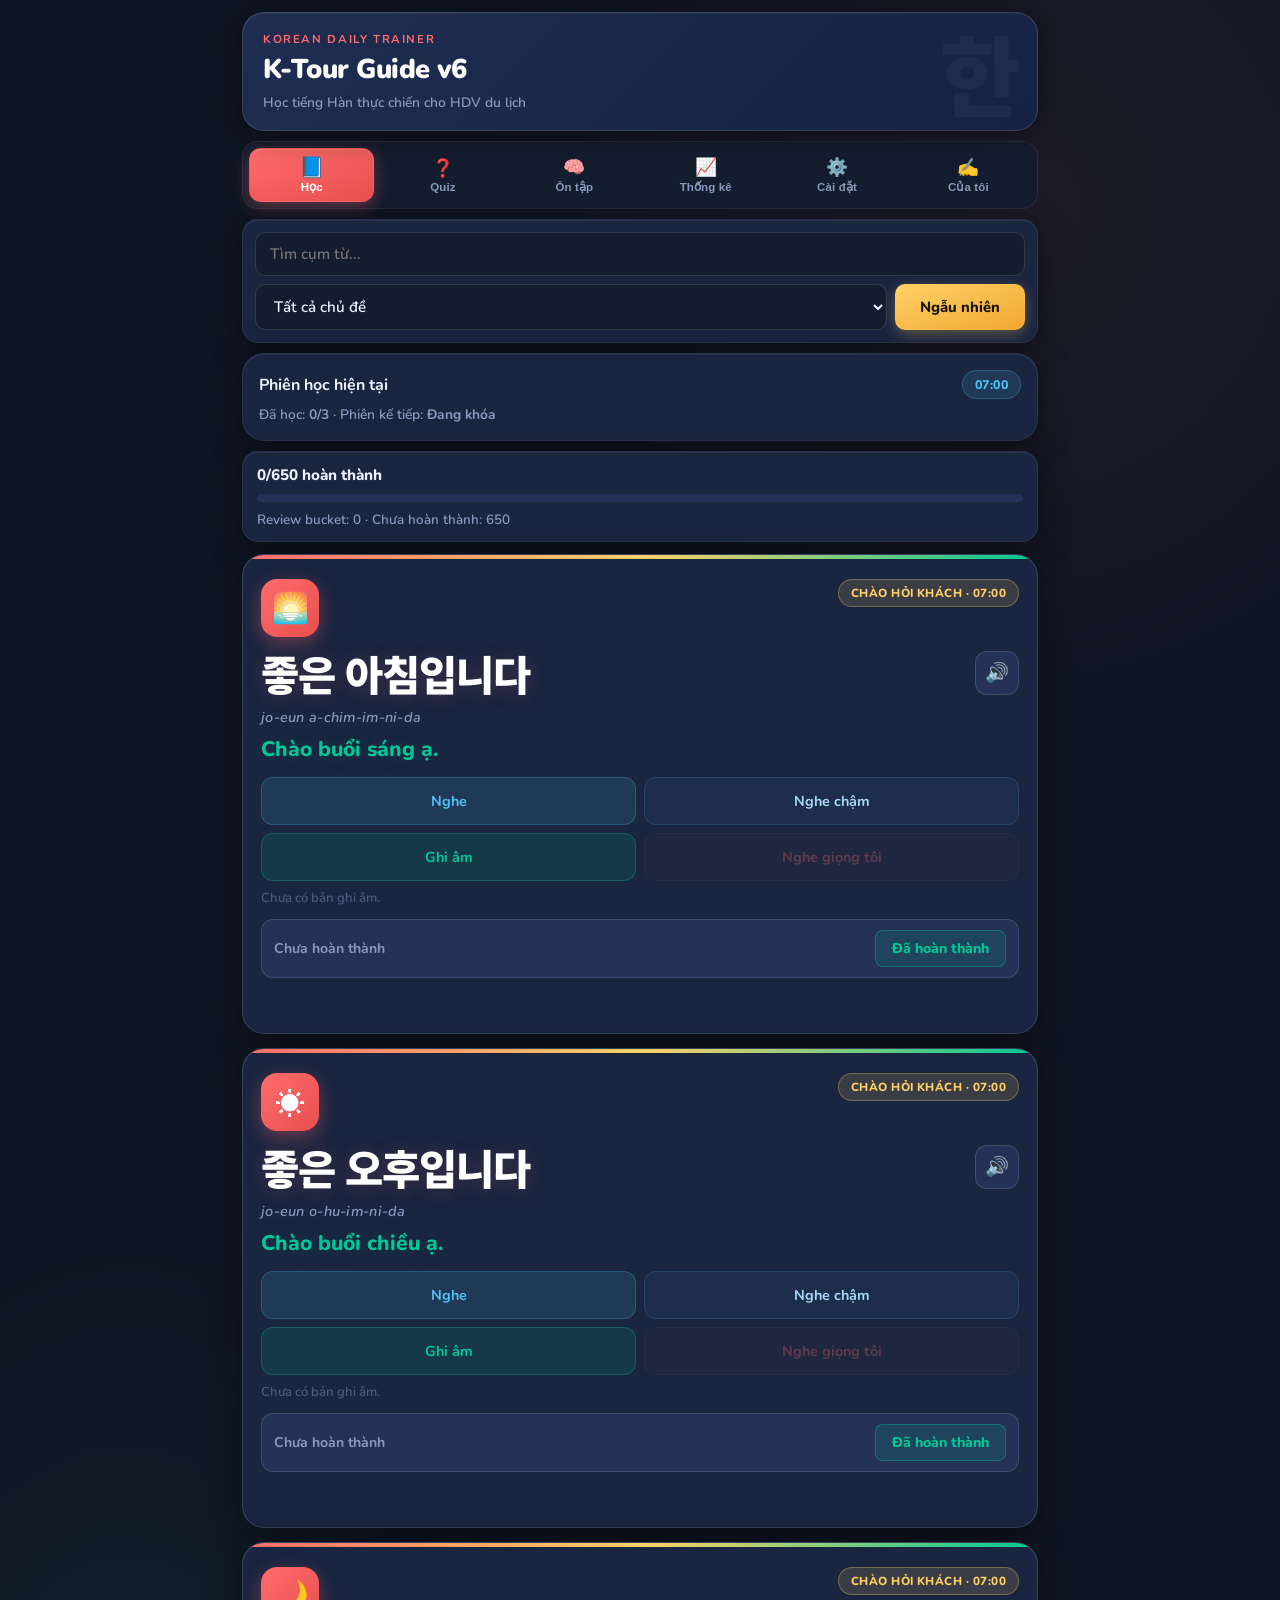
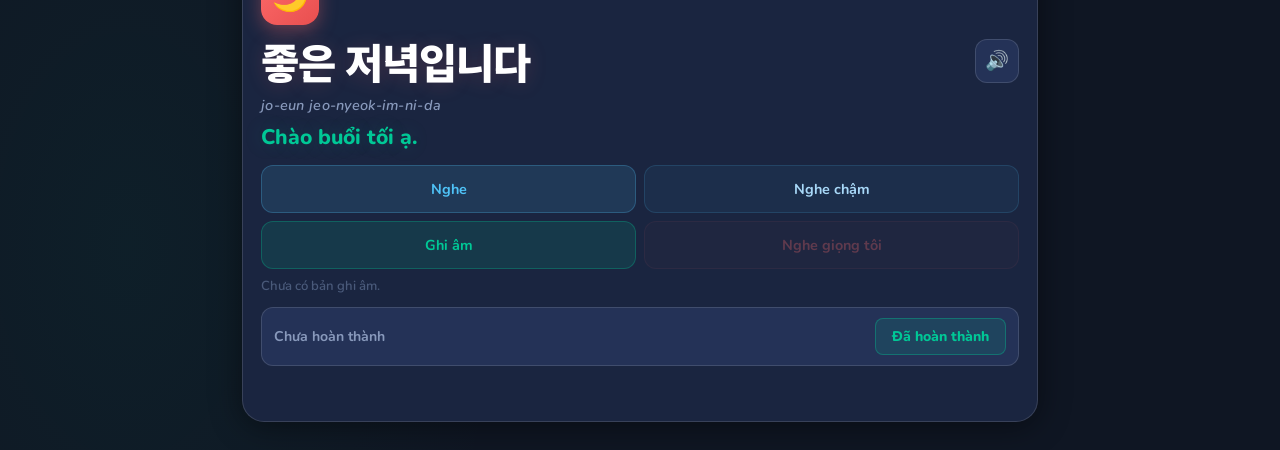
<file: index.html>
<!DOCTYPE html>
<html lang="vi">
<head>
  <meta charset="UTF-8">
  <meta name="viewport" content="width=device-width, initial-scale=1, viewport-fit=cover">
  <title>K-Tour Guide v6</title>
  <link rel="manifest" href="manifest.json">
  <link rel="stylesheet" href="styles.css">
</head>
<body>
  <main class="app">
    <header class="app-header">
      <p class="eyebrow">Korean Daily Trainer</p>
      <h1>K-Tour Guide v6</h1>
      <p>Học tiếng Hàn thực chiến cho HDV du lịch</p>
    </header>

    <nav class="top-nav">
      <button class="nav-tab active" data-view="learn"><span class="nav-icon">📘</span><span>Học</span></button>
      <button class="nav-tab" data-view="quiz"><span class="nav-icon">❓</span><span>Quiz</span></button>
      <button class="nav-tab" data-view="review"><span class="nav-icon">🧠</span><span>Ôn tập</span></button>
      <button class="nav-tab" data-view="stats"><span class="nav-icon">📈</span><span>Thống kê</span></button>
      <button class="nav-tab" data-view="settings"><span class="nav-icon">⚙️</span><span>Cài đặt</span></button>
      <button class="nav-tab" data-view="mytab"><span class="nav-icon">✍️</span><span>Của tôi</span></button>
    </nav>

    <section id="controlPanel" class="controls">
      <input id="searchInput" type="search" placeholder="Tìm cụm từ...">
      <div class="control-row">
        <select id="topicFilter"></select>
        <button id="randomBtn">Ngẫu nhiên</button>
      </div>
    </section>

    <section id="sessionPanel" class="session-panel"></section>

    <section id="progressPanel" class="progress">
      <strong id="progressText">0/0 đã học</strong>
      <div class="track"><div id="progressBar"></div></div>
      <p id="statsText">Yêu thích: 0 · Khó: 0</p>
    </section>

    <section id="viewRoot"></section>

    <template id="flashcardTemplate">
      <article class="FlashcardSentence">
        <div class="card-inner">
          <section class="FlashcardFront">
            <div class="front-head">
              <div class="SemanticImage" data-image>🧭</div>
              <span class="topic-chip" data-topic></span>
            </div>
            <div class="korean-row">
              <p class="korean" data-korean></p>
              <button class="AudioButton" data-front-audio>🔊</button>
            </div>
            <p class="roman" data-roman></p>
            <p class="vietnamese" data-vietnamese></p>

            <div class="FrontPracticePanel">
              <button data-action="listen">Nghe</button>
              <button data-action="listenSlow">Nghe chậm</button>
              <button data-action="record">Ghi âm</button>
              <button data-action="selfPlay">Nghe giọng tôi</button>
            </div>
            <p class="record-status" data-record-status>Chưa có bản ghi âm.</p>

            <div class="CompletionToggle">
              <span data-completion-label>Chưa hoàn thành</span>
              <button data-action="complete">Đã hoàn thành</button>
            </div>

          </section>

          <section class="FlashcardBack">
            <div class="back-top">
              <strong data-korean-back></strong>
              <button class="flip-btn" data-unflip>Quay lại</button>
            </div>
            <div class="tab-body" data-panel="analysis">
              <div class="AnalysisList" data-analysis></div>
              <div class="brief"><b>Nghĩa tự nhiên:</b> <span data-natural></span></div>
            </div>
          </section>
        </div>
      </article>
    </template>

    <template id="quizTemplate">
      <article class="QuizCard">
        <p class="quiz-title">Nghe và chọn nghĩa đúng</p>
        <div class="korean-row">
          <p class="quiz-korean" data-quiz-korean></p>
          <button class="AudioButton" data-quiz-audio>🔊</button>
        </div>
        <div class="quiz-options" data-quiz-options></div>
        <p class="quiz-result" data-quiz-result></p>
        <button class="quiz-next" data-quiz-next>Câu tiếp</button>
      </article>
    </template>
  </main>

  <script src="phrases.js"></script>
  <script src="app.js"></script>
</body>
</html>
</file>
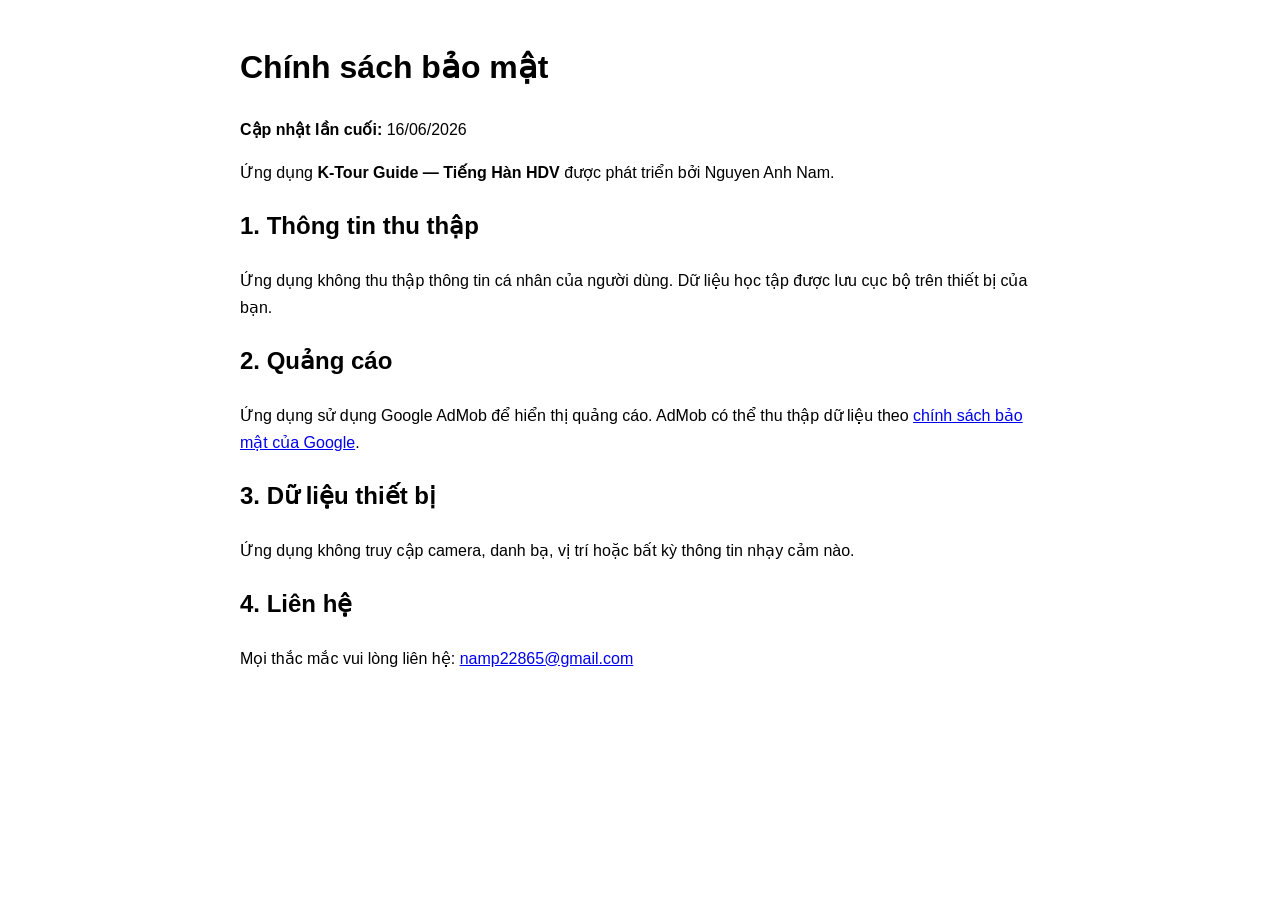
<file: privacy-policy.html>
<!DOCTYPE html>
<html lang="vi">
<head><meta charset="UTF-8">
<title>Chính sách bảo mật — K-Tour Guide HDV</title>
<style>body{font-family:sans-serif;max-width:800px;margin:40px auto;padding:0 20px;line-height:1.7}</style>
</head>
<body>
<h1>Chính sách bảo mật</h1>
<p><strong>Cập nhật lần cuối:</strong> 16/06/2026</p>
<p>Ứng dụng <strong>K-Tour Guide — Tiếng Hàn HDV</strong> được phát triển bởi Nguyen Anh Nam.</p>

<h2>1. Thông tin thu thập</h2>
<p>Ứng dụng không thu thập thông tin cá nhân của người dùng. Dữ liệu học tập được lưu cục bộ trên thiết bị của bạn.</p>

<h2>2. Quảng cáo</h2>
<p>Ứng dụng sử dụng Google AdMob để hiển thị quảng cáo. AdMob có thể thu thập dữ liệu theo <a href="https://policies.google.com/privacy">chính sách bảo mật của Google</a>.</p>

<h2>3. Dữ liệu thiết bị</h2>
<p>Ứng dụng không truy cập camera, danh bạ, vị trí hoặc bất kỳ thông tin nhạy cảm nào.</p>

<h2>4. Liên hệ</h2>
<p>Mọi thắc mắc vui lòng liên hệ: <a href="mailto:namp22865@gmail.com">namp22865@gmail.com</a></p>
</body>
</html>
</file>
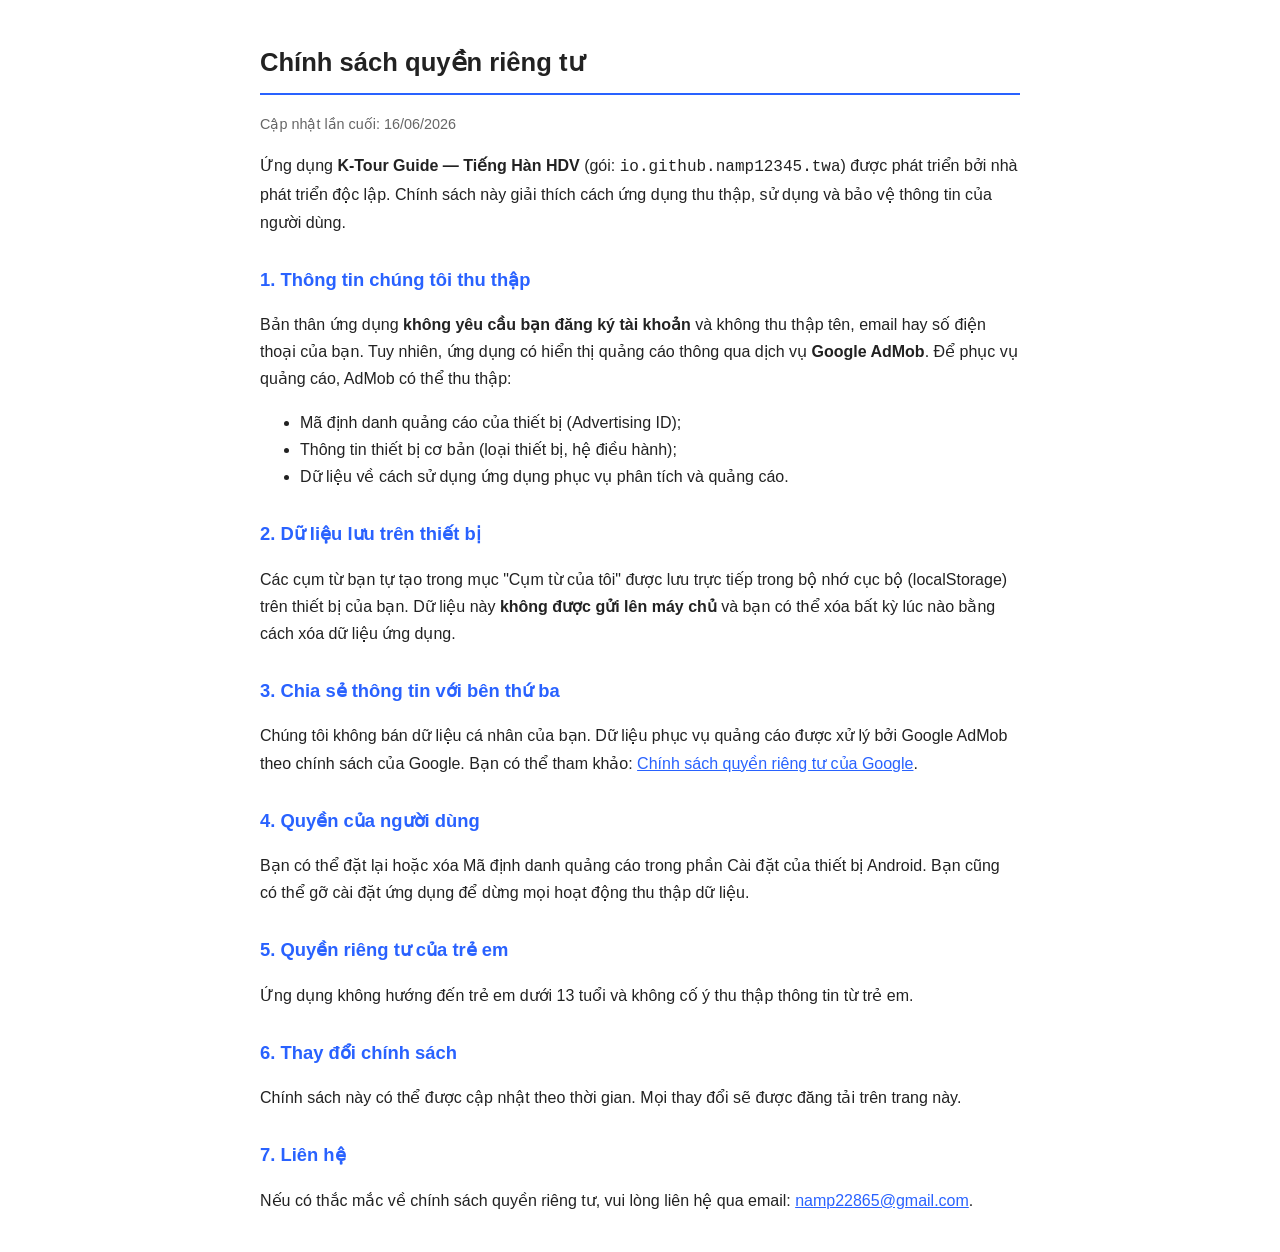
<file: privacy.html>
<!DOCTYPE html>
<html lang="vi">
<head>
<meta charset="UTF-8">
<meta name="viewport" content="width=device-width, initial-scale=1.0">
<title>Chính sách quyền riêng tư — K-Tour Guide</title>
<style>
  body{font-family:-apple-system,BlinkMacSystemFont,"Segoe UI",Roboto,Arial,sans-serif;
       line-height:1.7;color:#222;max-width:760px;margin:0 auto;padding:24px;}
  h1{font-size:1.6rem;border-bottom:2px solid #2962ff;padding-bottom:8px;}
  h2{font-size:1.15rem;margin-top:28px;color:#2962ff;}
  p,li{font-size:1rem;}
  .updated{color:#666;font-size:.9rem;}
  a{color:#2962ff;}
</style>
</head>
<body>
  <h1>Chính sách quyền riêng tư</h1>
  <p class="updated">Cập nhật lần cuối: 16/06/2026</p>

  <p>Ứng dụng <strong>K-Tour Guide — Tiếng Hàn HDV</strong> (gói: <code>io.github.namp12345.twa</code>)
  được phát triển bởi nhà phát triển độc lập. Chính sách này giải thích cách ứng dụng
  thu thập, sử dụng và bảo vệ thông tin của người dùng.</p>

  <h2>1. Thông tin chúng tôi thu thập</h2>
  <p>Bản thân ứng dụng <strong>không yêu cầu bạn đăng ký tài khoản</strong> và không
  thu thập tên, email hay số điện thoại của bạn. Tuy nhiên, ứng dụng có hiển thị
  quảng cáo thông qua dịch vụ <strong>Google AdMob</strong>. Để phục vụ quảng cáo,
  AdMob có thể thu thập:</p>
  <ul>
    <li>Mã định danh quảng cáo của thiết bị (Advertising ID);</li>
    <li>Thông tin thiết bị cơ bản (loại thiết bị, hệ điều hành);</li>
    <li>Dữ liệu về cách sử dụng ứng dụng phục vụ phân tích và quảng cáo.</li>
  </ul>

  <h2>2. Dữ liệu lưu trên thiết bị</h2>
  <p>Các cụm từ bạn tự tạo trong mục "Cụm từ của tôi" được lưu trực tiếp trong
  bộ nhớ cục bộ (localStorage) trên thiết bị của bạn. Dữ liệu này
  <strong>không được gửi lên máy chủ</strong> và bạn có thể xóa bất kỳ lúc nào
  bằng cách xóa dữ liệu ứng dụng.</p>

  <h2>3. Chia sẻ thông tin với bên thứ ba</h2>
  <p>Chúng tôi không bán dữ liệu cá nhân của bạn. Dữ liệu phục vụ quảng cáo
  được xử lý bởi Google AdMob theo chính sách của Google. Bạn có thể tham khảo:
  <a href="https://policies.google.com/privacy" target="_blank">Chính sách quyền riêng tư của Google</a>.</p>

  <h2>4. Quyền của người dùng</h2>
  <p>Bạn có thể đặt lại hoặc xóa Mã định danh quảng cáo trong phần Cài đặt của thiết bị Android.
  Bạn cũng có thể gỡ cài đặt ứng dụng để dừng mọi hoạt động thu thập dữ liệu.</p>

  <h2>5. Quyền riêng tư của trẻ em</h2>
  <p>Ứng dụng không hướng đến trẻ em dưới 13 tuổi và không cố ý thu thập
  thông tin từ trẻ em.</p>

  <h2>6. Thay đổi chính sách</h2>
  <p>Chính sách này có thể được cập nhật theo thời gian. Mọi thay đổi sẽ được
  đăng tải trên trang này.</p>

  <h2>7. Liên hệ</h2>
  <p>Nếu có thắc mắc về chính sách quyền riêng tư, vui lòng liên hệ qua email:
  <a href="mailto:namp22865@gmail.com">namp22865@gmail.com</a>.</p>
</body>
</html>
</file>
<file: styles.css>
/* ═══════════════════════════════════════════════════
   K-TOUR GUIDE — REDESIGNED UI
   Aesthetic: "Seoul Neon Night" — Dark, energetic, premium
   ═══════════════════════════════════════════════════ */

@import url('https://fonts.googleapis.com/css2?family=Nunito:wght@400;600;700;800;900&family=Noto+Sans+KR:wght@400;700;900&display=swap');

:root {
  --bg:          #0f1623;
  --bg-mid:      #141d2e;
  --surface:     #1a2540;
  --surface-2:   #1f2d4a;
  --surface-3:   #243257;
  --coral:       #ff6b6b;
  --coral-soft:  rgba(255,107,107,.15);
  --jade:        #00c896;
  --jade-soft:   rgba(0,200,150,.12);
  --gold:        #ffd166;
  --gold-soft:   rgba(255,209,102,.14);
  --sky:         #4fc3f7;
  --sky-soft:    rgba(79,195,247,.13);
  --text:        #eef2ff;
  --text-muted:  #8899bb;
  --text-faint:  #4a5a7a;
  --border:      rgba(255,255,255,.07);
  --border-mid:  rgba(255,255,255,.13);
  --glow-coral:  0 0 24px rgba(255,107,107,.25);
  --glow-jade:   0 0 20px rgba(0,200,150,.22);
  --glow-gold:   0 0 20px rgba(255,209,102,.22);
  --r-xl: 22px;
  --r-lg: 16px;
  --r-md: 12px;
  --r-sm: 8px;
  --tag-native: rgba(255,209,102,.2);
  --tag-sino:   rgba(79,195,247,.18);
  --card-shadow: 0 4px 32px rgba(0,0,0,.45), 0 1px 0 rgba(255,255,255,.06) inset;
}

* { box-sizing: border-box; }

html, body {
  background: var(--bg);
  min-height: 100vh;
}

body {
  margin: 0;
  color: var(--text);
  font-family: 'Nunito', 'Noto Sans KR', system-ui, sans-serif;
  font-size: 16px;
  -webkit-font-smoothing: antialiased;
  background-image:
    radial-gradient(ellipse 60% 40% at 80% 10%, rgba(255,107,107,.06) 0%, transparent 60%),
    radial-gradient(ellipse 50% 50% at 10% 90%, rgba(0,200,150,.05) 0%, transparent 60%);
}

.app {
  width: min(820px, 100%);
  margin: 0 auto;
  padding: 12px 12px calc(28px + env(safe-area-inset-bottom));
  min-height: 100vh;
}

/* ── HEADER ── */
.app-header {
  padding: 18px 20px;
  background: linear-gradient(135deg, #1e2d50 0%, #162244 100%);
  border: 1px solid var(--border-mid);
  border-radius: var(--r-xl);
  box-shadow: var(--card-shadow);
  position: relative;
  overflow: hidden;
}

.app-header::before {
  content: '한';
  position: absolute;
  right: 16px;
  top: 50%;
  transform: translateY(-50%);
  font-family: 'Noto Sans KR', sans-serif;
  font-size: 5.5rem;
  font-weight: 900;
  color: rgba(255,255,255,.04);
  line-height: 1;
  pointer-events: none;
  user-select: none;
}

.eyebrow {
  margin: 0 0 4px;
  font-size: .72rem;
  font-weight: 700;
  letter-spacing: .14em;
  text-transform: uppercase;
  color: var(--coral);
}

.app-header h1 {
  margin: 0;
  font-size: clamp(1.35rem, 5vw, 1.7rem);
  font-weight: 900;
  color: #fff;
  letter-spacing: -.02em;
}

.app-header > p:not(.eyebrow) {
  margin: 5px 0 0;
  font-size: .86rem;
  font-weight: 600;
  color: var(--text-muted);
}

/* ── TOP NAV ── */
.top-nav {
  margin-top: 10px;
  display: grid;
  grid-template-columns: repeat(5, 1fr);
  gap: 6px;
  background: var(--bg-mid);
  padding: 6px;
  border-radius: var(--r-lg);
  border: 1px solid var(--border);
}

.nav-tab,
.mini-tab,
.chip,
.flip-btn,
.AudioButton,
.FrontPracticePanel button,
.ActionButtonGrid button,
.quiz-option,
.quiz-next,
.delete-record,
#setWrap button,
.settings-action,
.settings-switch {
  border: 1px solid var(--border-mid);
  background: var(--surface-2);
  border-radius: var(--r-md);
  padding: 10px;
  min-height: 44px;
  color: var(--text);
  font-weight: 600;
}

.nav-tab {
  display: flex;
  flex-direction: column;
  align-items: center;
  justify-content: center;
  gap: 2px;
  font-size: .72rem;
  font-weight: 800;
  min-height: 54px;
  padding: 6px 2px;
  border: 1px solid transparent;
  border-radius: var(--r-md);
  background: transparent;
  color: var(--text-muted);
  cursor: pointer;
  transition: all .2s ease;
  letter-spacing: .01em;
}

.nav-tab:hover:not(.active) {
  background: var(--surface);
  color: var(--text);
}

.nav-icon {
  font-size: 1.1rem;
  transition: transform .2s;
}

.nav-tab.active,
.mini-tab.active {
  background: linear-gradient(160deg, #ff6b6b 0%, #e84f4f 100%);
  color: #fff;
  border-color: transparent;
  box-shadow: 0 4px 16px rgba(255,107,107,.35), 0 1px 0 rgba(255,255,255,.15) inset;
}

.nav-tab.active .nav-icon { transform: scale(1.15); }

/* ── CONTROLS ── */
.controls {
  margin-top: 10px;
  padding: 12px;
  background: var(--surface);
  border: 1px solid var(--border);
  border-radius: var(--r-lg);
  box-shadow: var(--card-shadow);
}

.controls input,
.controls select,
#settingsPanel input[type="file"] {
  width: 100%;
  border: 1px solid var(--border-mid);
  border-radius: 10px;
  padding: 11px 14px;
  background: var(--bg-mid);
  color: var(--text);
  font-size: .95rem;
  font-weight: 600;
  font-family: inherit;
  outline: none;
  transition: border-color .2s, box-shadow .2s;
}

.controls input:focus,
.controls select:focus {
  border-color: var(--coral);
  box-shadow: 0 0 0 3px rgba(255,107,107,.15);
}

.controls select option { background: var(--bg-mid); }

.control-row {
  margin-top: 8px;
  display: grid;
  grid-template-columns: 1fr 130px;
  gap: 8px;
}

#randomBtn {
  background: linear-gradient(160deg, var(--gold) 0%, #f0a832 100%);
  border: none;
  border-radius: 10px;
  color: #1a1400;
  font-weight: 800;
  font-size: .92rem;
  cursor: pointer;
  box-shadow: 0 4px 14px rgba(255,209,102,.3);
  transition: transform .15s, box-shadow .15s;
  font-family: inherit;
  min-height: 44px;
}

#randomBtn:hover { transform: translateY(-1px); box-shadow: 0 6px 20px rgba(255,209,102,.4); }
#randomBtn:active { transform: translateY(0); }

/* ── SESSION PANEL ── */
.session-panel { margin-top: 10px; }

.session-card {
  padding: 14px;
  background: var(--surface);
  border: 1px solid var(--border);
  border-radius: var(--r-lg);
  box-shadow: var(--card-shadow);
}

.session-head {
  display: flex;
  align-items: center;
  justify-content: space-between;
  gap: 8px;
  margin-bottom: 6px;
}

.session-badge {
  font-size: .78rem;
  font-weight: 800;
  padding: 5px 12px;
  border-radius: 999px;
  background: var(--sky-soft);
  color: var(--sky);
  border: 1px solid rgba(79,195,247,.25);
  letter-spacing: .03em;
}

/* ── PROGRESS ── */
.progress {
  margin-top: 10px;
  padding: 12px 14px;
  background: var(--surface);
  border: 1px solid var(--border);
  border-radius: var(--r-lg);
  box-shadow: var(--card-shadow);
}

.progress strong { font-size: .95rem; font-weight: 800; color: var(--text); }

.track {
  height: 8px;
  background: var(--surface-3);
  border-radius: 999px;
  overflow: hidden;
  margin-top: 8px;
}

#progressBar {
  height: 100%;
  width: 0;
  background: linear-gradient(90deg, var(--jade) 0%, #00e6aa 100%);
  box-shadow: var(--glow-jade);
  border-radius: 999px;
  transition: width .6s cubic-bezier(.4,0,.2,1);
}

#statsText {
  margin: 8px 0 0;
  color: var(--text-muted);
  font-size: .84rem;
  font-weight: 600;
}

/* ── VIEW ROOT ── */
#viewRoot {
  margin-top: 12px;
  display: grid;
  gap: 14px;
}

/* ── FLASHCARD ── */
.FlashcardSentence { perspective: 1400px; touch-action: manipulation; }

.card-inner {
  position: relative;
  min-height: 480px;
  transform-style: preserve-3d;
  transition: transform .4s cubic-bezier(.4,0,.2,1);
}

.FlashcardSentence.flipped .card-inner { transform: rotateY(180deg); }

.FlashcardFront,
.FlashcardBack {
  position: absolute;
  inset: 0;
  background: var(--surface);
  border: 1px solid var(--border-mid);
  border-radius: var(--r-xl);
  padding: 18px;
  backface-visibility: hidden;
  box-shadow: var(--card-shadow);
  overflow: hidden;
}

.FlashcardFront::before {
  content: '';
  position: absolute;
  top: 0; left: 0; right: 0;
  height: 4px;
  background: linear-gradient(90deg, var(--coral) 0%, var(--gold) 50%, var(--jade) 100%);
  border-radius: var(--r-xl) var(--r-xl) 0 0;
}

.FlashcardBack {
  transform: rotateY(180deg);
  overflow: auto;
  background: var(--surface-2);
}

.front-head {
  display: flex;
  justify-content: space-between;
  align-items: flex-start;
  gap: 10px;
  padding-top: 6px;
}

.SemanticImage {
  width: 58px;
  height: 58px;
  border-radius: 16px;
  background: linear-gradient(135deg, var(--coral) 0%, #e84f4f 100%);
  color: #fff;
  display: flex;
  align-items: center;
  justify-content: center;
  font-size: 1.85rem;
  box-shadow: 0 6px 18px rgba(255,107,107,.35);
  flex-shrink: 0;
}

.topic-chip {
  font-size: .73rem;
  font-weight: 800;
  color: var(--gold);
  background: var(--gold-soft);
  border: 1px solid rgba(255,209,102,.3);
  border-radius: 999px;
  padding: 5px 12px;
  letter-spacing: .04em;
  text-transform: uppercase;
  white-space: nowrap;
}

.korean-row {
  display: flex;
  align-items: center;
  gap: 10px;
  margin-top: 10px;
}

.korean,
.quiz-korean {
  margin: 0;
  font-family: 'Noto Sans KR', sans-serif;
  font-size: clamp(2.1rem, 7.5vw, 2.6rem);
  font-weight: 900;
  line-height: 1.25;
  letter-spacing: -.02em;
  color: #fff;
  text-shadow: 0 2px 20px rgba(255,107,107,.18);
  flex: 1;
}

.roman {
  margin: 8px 0 0;
  color: var(--text-muted);
  font-size: .9rem;
  font-weight: 600;
  letter-spacing: .02em;
  font-style: italic;
}

.vietnamese {
  margin: 8px 0 0;
  color: var(--jade);
  font-size: clamp(1.15rem, 4.5vw, 1.32rem);
  font-weight: 800;
  text-shadow: var(--glow-jade);
}

.AudioButton {
  width: 44px;
  min-width: 44px;
  height: 44px;
  padding: 0;
  border-radius: 12px;
  border: 1px solid var(--border-mid);
  background: var(--surface-3);
  color: var(--sky);
  font-size: 1.2rem;
  display: flex;
  align-items: center;
  justify-content: center;
  cursor: pointer;
  transition: background .2s, box-shadow .2s, transform .15s;
  flex-shrink: 0;
}

.AudioButton:hover {
  background: var(--sky-soft);
  box-shadow: 0 0 16px rgba(79,195,247,.3);
  transform: scale(1.08);
}

.AudioButton:active { transform: scale(.95); }

.FrontPracticePanel {
  margin-top: 14px;
  display: grid;
  grid-template-columns: repeat(2, minmax(0, 1fr));
  gap: 8px;
}

.FrontPracticePanel button,
.ActionButtonGrid button,
.quiz-option,
.quiz-next,
.settings-action {
  min-height: 48px;
}

.FrontPracticePanel button {
  border-radius: var(--r-md);
  font-family: inherit;
  font-size: .9rem;
  font-weight: 700;
  cursor: pointer;
  transition: transform .15s, box-shadow .2s;
}

.FrontPracticePanel button:hover { transform: translateY(-2px); }
.FrontPracticePanel button:active { transform: translateY(0); }

.FrontPracticePanel button:nth-child(1) {
  background: var(--sky-soft);
  border-color: rgba(79,195,247,.25);
  color: var(--sky);
}
.FrontPracticePanel button:nth-child(1):hover { box-shadow: 0 4px 16px rgba(79,195,247,.25); }

.FrontPracticePanel button:nth-child(2) {
  background: rgba(79,195,247,.06);
  border-color: rgba(79,195,247,.15);
  color: #a8d8f8;
}

.FrontPracticePanel button:nth-child(3) {
  background: var(--jade-soft);
  border-color: rgba(0,200,150,.28);
  color: var(--jade);
}
.FrontPracticePanel button:nth-child(3):hover { box-shadow: 0 4px 16px rgba(0,200,150,.22); }

.FrontPracticePanel button:nth-child(4) {
  background: rgba(255,107,107,.08);
  border-color: rgba(255,107,107,.2);
  color: var(--coral);
}
.FrontPracticePanel button:nth-child(4):hover { box-shadow: 0 4px 16px rgba(255,107,107,.2); }

.FrontPracticePanel button:disabled {
  opacity: .3;
  cursor: not-allowed;
  transform: none !important;
  box-shadow: none !important;
}

.record-status {
  margin: 8px 0 0;
  color: var(--text-faint);
  font-size: .82rem;
  font-weight: 600;
}

.CompletionToggle {
  margin-top: 12px;
  display: flex;
  justify-content: space-between;
  align-items: center;
  gap: 8px;
  background: var(--surface-3);
  border: 1px solid var(--border-mid);
  border-radius: var(--r-md);
  padding: 10px 12px;
}

.CompletionToggle span {
  font-size: .88rem;
  font-weight: 700;
  color: var(--text-muted);
}

.CompletionToggle button {
  padding: 8px 16px;
  border-radius: 8px;
  border: 1px solid rgba(0,200,150,.35);
  background: var(--jade-soft);
  color: var(--jade);
  font-weight: 800;
  font-size: .88rem;
  cursor: pointer;
  font-family: inherit;
  transition: box-shadow .2s, transform .15s;
  min-height: auto;
}

.CompletionToggle button:hover { box-shadow: var(--glow-jade); transform: translateY(-1px); }

.FlashcardSentence.flip-activated .FlashcardBack {
  animation: cardReveal .3s ease-out;
}

@keyframes cardReveal {
  from { opacity: .5; transform: translateY(10px) rotateY(180deg); }
  to   { opacity: 1; transform: translateY(0) rotateY(180deg); }
}

.flip-btn {
  padding: 8px 16px;
  border-radius: 8px;
  background: var(--surface-3);
  color: var(--text-muted);
  font-weight: 700;
  font-size: .88rem;
  cursor: pointer;
  font-family: inherit;
  transition: background .2s, color .2s;
  min-height: auto;
}

.flip-btn:hover { background: var(--surface); color: var(--text); }

.back-top {
  display: flex;
  justify-content: space-between;
  align-items: center;
  gap: 8px;
  padding-bottom: 10px;
  border-bottom: 1px solid var(--border);
}

.back-top strong {
  font-family: 'Noto Sans KR', sans-serif;
  font-size: 1.6rem;
  font-weight: 900;
  color: var(--text);
}

.tab-body { margin-top: 12px; }

.brief {
  border: 1px solid var(--border-mid);
  border-radius: var(--r-md);
  padding: 12px;
  margin-top: 10px;
  font-size: .9rem;
  background: var(--surface-3);
  line-height: 1.6;
  color: var(--text-muted);
}

.brief b { color: var(--gold); font-weight: 800; }

.AnalysisList { display: grid; gap: 8px; }

.word-item {
  border: 1px solid var(--border);
  border-radius: var(--r-md);
  padding: 12px;
  background: var(--surface);
  transition: border-color .2s;
}

.word-item:hover { border-color: var(--border-mid); }

.word-head {
  display: flex;
  justify-content: space-between;
  align-items: flex-start;
  gap: 8px;
}

.word-head-left {
  display: flex;
  flex-direction: column;
  gap: 3px;
}

.word-ko {
  font-family: 'Noto Sans KR', sans-serif;
  font-size: 1.25rem;
  font-weight: 900;
  color: #fff;
  letter-spacing: -.01em;
}

/* Keep backward compat with old strong */
.word-head strong {
  font-family: 'Noto Sans KR', sans-serif;
  font-size: 1.25rem;
  font-weight: 900;
  color: #fff;
}

.word-root {
  font-size: .75rem;
  color: var(--text-muted);
  font-style: italic;
  font-weight: 600;
}

.word-meaning {
  margin: 7px 0 0;
  font-size: .9rem;
  color: var(--text);
  font-weight: 600;
  line-height: 1.45;
}

.word-item p { margin: 5px 0 0; font-size: .88rem; color: var(--text-muted); font-weight: 600; }

.word-tags {
  display: flex;
  flex-wrap: wrap;
  gap: 6px;
  margin-top: 8px;
  align-items: center;
}

.type-tag {
  display: inline-flex;
  align-items: center;
  padding: 3px 10px;
  border-radius: 999px;
  font-size: .71rem;
  font-weight: 800;
  background: rgba(79,195,247,.1);
  border: 1px solid rgba(79,195,247,.22);
  color: var(--sky);
}

.word-note {
  margin: 7px 0 0;
  font-size: .79rem;
  color: var(--gold);
  background: rgba(255,209,102,.08);
  border-radius: 8px;
  padding: 5px 10px;
  border: 1px solid rgba(255,209,102,.2);
  line-height: 1.5;
  font-weight: 600;
}

/* ── Cấu tạo hình vị ── */
.word-struct {
  margin: 6px 0 0;
  font-size: .8rem;
  color: var(--text-muted);
  font-weight: 600;
  background: rgba(255,255,255,.04);
  border-radius: 7px;
  padding: 5px 10px;
  border: 1px solid rgba(255,255,255,.07);
}

.word-struct code {
  font-family: 'Noto Sans KR', monospace;
  color: var(--sky);
  font-size: .82rem;
}

/* ── Khối Hán Hàn 2 lớp ── */
.hanja-block {
  margin-top: 8px;
  border: 1px solid rgba(79,195,247,.2);
  border-radius: 10px;
  overflow: hidden;
}

.hanja-row {
  display: flex;
  align-items: baseline;
  gap: 8px;
  padding: 5px 10px;
  border-bottom: 1px solid rgba(79,195,247,.1);
}

.hanja-row:last-child { border-bottom: none; }

.hanja-label {
  font-size: .68rem;
  font-weight: 800;
  color: var(--sky);
  text-transform: uppercase;
  letter-spacing: .05em;
  white-space: nowrap;
  min-width: 90px;
  flex-shrink: 0;
}

.hanja-val {
  font-size: .85rem;
  font-weight: 600;
  color: var(--text);
  line-height: 1.4;
}

.hv-sound {
  color: #93c5fd;
  font-style: italic;
}

.hv-meaning {
  color: var(--text-muted);
  font-size: .8rem;
}

/* Morpheme breakdown */
.morpheme-row {
  display: flex;
  flex-wrap: wrap;
  align-items: center;
  gap: 5px;
  margin-top: 9px;
  padding: 7px 10px;
  background: rgba(255,255,255,.04);
  border: 1px solid rgba(255,255,255,.09);
  border-radius: 10px;
}

.morpheme-chip {
  display: inline-flex;
  flex-direction: column;
  align-items: center;
  gap: 2px;
  background: rgba(79,195,247,.1);
  border: 1px solid rgba(79,195,247,.2);
  border-radius: 6px;
  padding: 3px 8px;
}

.morpheme-ko {
  font-family: 'Noto Sans KR', sans-serif;
  font-size: .92rem;
  font-weight: 900;
  color: var(--sky);
  line-height: 1;
}

.morpheme-gloss {
  font-size: .62rem;
  font-weight: 700;
  color: var(--text-muted);
  letter-spacing: .03em;
}

.morpheme-role {
  font-size: .58rem;
  font-weight: 600;
  color: var(--text-faint);
  letter-spacing: .02em;
  font-style: italic;
  max-width: 90px;
  text-align: center;
  white-space: nowrap;
  overflow: hidden;
  text-overflow: ellipsis;
}

.morpheme-plus {
  font-size: .9rem;
  color: var(--text-faint);
  font-weight: 700;
  padding: 0 1px;
  align-self: center;
}

.origin-tag {
  display: inline-block;
  margin-top: 8px;
  border-radius: 999px;
  padding: 3px 10px;
  font-size: .72rem;
  font-weight: 800;
  letter-spacing: .05em;
  text-transform: uppercase;
}

.tag-native  { background: var(--tag-native); color: #b8860b; }
.tag-sino    { background: var(--tag-sino);   color: var(--sky); }
.tag-unknown { background: rgba(255,255,255,.06); color: var(--text-muted); }

/* ── QUIZ ── */
.QuizCard {
  padding: 18px;
  background: var(--surface);
  border: 1px solid var(--border-mid);
  border-radius: var(--r-xl);
  box-shadow: var(--card-shadow);
}

.quiz-title {
  margin: 0 0 10px;
  font-size: .82rem;
  font-weight: 800;
  color: var(--coral);
  text-transform: uppercase;
  letter-spacing: .1em;
}

.quiz-options { margin-top: 12px; display: grid; gap: 8px; }

.quiz-option {
  width: 100%;
  text-align: left;
  padding: 13px 16px;
  border-radius: var(--r-md);
  border: 1px solid var(--border-mid);
  background: var(--surface-2);
  color: var(--text);
  font-family: inherit;
  font-size: .95rem;
  font-weight: 700;
  cursor: pointer;
  transition: border-color .15s, background .15s, box-shadow .15s, transform .12s;
}

.quiz-option:hover:not(.ok):not(.fail) {
  border-color: rgba(255,107,107,.4);
  background: var(--surface-3);
  transform: translateX(4px);
}

.quiz-option.ok { background: var(--jade-soft); border-color: rgba(0,200,150,.4); color: var(--jade); box-shadow: var(--glow-jade); }
.quiz-option.fail { background: rgba(255,107,107,.1); border-color: rgba(255,107,107,.4); color: var(--coral); }

.quiz-result { min-height: 24px; font-size: .94rem; color: var(--jade); font-weight: 800; margin: 10px 0 0; }

.quiz-next {
  width: 100%;
  margin-top: 8px;
  padding: 13px;
  border-radius: var(--r-md);
  border: none;
  background: linear-gradient(160deg, var(--coral) 0%, #e84f4f 100%);
  color: #fff;
  font-family: inherit;
  font-size: .95rem;
  font-weight: 800;
  cursor: pointer;
  box-shadow: 0 4px 14px rgba(255,107,107,.3);
  transition: transform .15s, box-shadow .15s;
}

.quiz-next:hover { transform: translateY(-2px); box-shadow: 0 8px 22px rgba(255,107,107,.4); }
.quiz-next:active { transform: translateY(0); }

/* ── SIMPLE PANELS (stats, review, settings) ── */
.simple-panel {
  padding: 16px;
  background: var(--surface);
  border: 1px solid var(--border);
  border-radius: var(--r-xl);
  box-shadow: var(--card-shadow);
}

.panel-title { margin: 0; font-size: 1rem; font-weight: 900; color: var(--text); }
.panel-subtitle { margin: 6px 0 0; color: var(--text-muted); font-size: .86rem; font-weight: 600; }

.metric-grid {
  display: grid;
  grid-template-columns: repeat(2, minmax(0, 1fr));
  gap: 8px;
  margin-top: 12px;
}

.metric-card {
  border: 1px solid var(--border);
  background: var(--surface-2);
  border-radius: var(--r-lg);
  padding: 12px;
}

.metric-label { font-size: .76rem; font-weight: 700; color: var(--text-faint); text-transform: uppercase; letter-spacing: .06em; }
.metric-value { margin-top: 4px; font-size: 1.35rem; font-weight: 900; color: var(--jade); }

.history-list { margin-top: 10px; display: grid; gap: 6px; }

.history-item {
  margin: 0;
  padding: 9px 12px;
  border-radius: var(--r-md);
  background: var(--surface-2);
  border: 1px solid var(--border);
  font-size: .88rem;
  font-weight: 600;
  color: var(--text-muted);
}

.delete-record {
  padding: 6px 12px;
  border-radius: 8px;
  border: 1px solid rgba(255,107,107,.25);
  background: rgba(255,107,107,.08);
  color: var(--coral);
  font-family: inherit;
  font-weight: 700;
  font-size: .82rem;
  cursor: pointer;
  min-height: auto;
}

/* ── SETTINGS ── */
.settings-wrap { display: grid; gap: 10px; }

.settings-switch {
  display: flex;
  gap: 12px;
  align-items: center;
  padding: 12px 14px;
  border-radius: var(--r-lg);
  background: var(--surface-2);
  cursor: pointer;
}

.settings-switch input {
  width: 18px;
  height: 18px;
  accent-color: var(--coral);
  cursor: pointer;
}

.switch-copy { display: grid; gap: 2px; }
.switch-copy b { font-size: .92rem; color: var(--text); }
.switch-copy span { font-size: .8rem; color: var(--text-muted); }

.settings-actions { display: grid; grid-template-columns: 1fr 1fr; gap: 8px; }

.settings-action,
#setWrap button {
  padding: 12px;
  border-radius: var(--r-md);
  background: var(--surface-2);
  color: var(--text);
  font-family: inherit;
  font-size: .9rem;
  font-weight: 700;
  cursor: pointer;
  transition: background .2s;
}

.settings-action:hover,
#setWrap button:hover { background: var(--surface-3); }

#setWrap button { width: 100%; margin-top: 6px; }

/* ── MISC ── */
.mini-tab {
  padding: 8px 14px;
  border-radius: 10px;
  cursor: pointer;
  transition: all .2s;
  font-weight: 700;
  font-size: .85rem;
  font-family: inherit;
}

.mini-tab.active {
  background: var(--coral-soft);
  border-color: rgba(255,107,107,.35);
  color: var(--coral);
}

.chip {
  display: inline-flex;
  align-items: center;
  padding: 5px 12px;
  border-radius: 999px;
  font-weight: 700;
  font-size: .8rem;
  cursor: pointer;
  transition: all .2s;
}

.empty {
  background: var(--surface);
  border: 1px dashed rgba(255,255,255,.1);
  border-radius: var(--r-xl);
  padding: 24px;
  text-align: center;
  color: var(--text-faint);
  font-size: .92rem;
  font-weight: 600;
}

.hidden { display: none !important; }

/* ── MOBILE ── */
@media (max-width: 767px) {
  .app { padding: 8px 8px calc(20px + env(safe-area-inset-bottom)); }

  .top-nav {
    grid-template-columns: repeat(5, minmax(0, 1fr));
    gap: 4px;
    position: sticky;
    top: 4px;
    z-index: 30;
    background: rgba(15,22,35,.92);
    backdrop-filter: blur(16px);
    -webkit-backdrop-filter: blur(16px);
    padding: 5px;
    border-radius: var(--r-lg);
    border: 1px solid var(--border);
  }

  .nav-tab { min-height: 50px; padding: 4px 2px; font-size: .68rem; }

  .control-row,
  .FrontPracticePanel,
  .ActionButtonGrid,
  .settings-actions,
  .metric-grid {
    grid-template-columns: 1fr;
  }

  .FlashcardSentence { perspective: none; }

  .card-inner { min-height: auto; transform: none !important; }

  .FlashcardFront,
  .FlashcardBack {
    position: relative;
    transform: none;
    backface-visibility: visible;
    overflow: visible;
    border-radius: var(--r-lg);
    padding: 14px 14px 16px;
  }

  .FlashcardBack {
    display: none;
    max-height: 72vh;
    overflow: auto;
    -webkit-overflow-scrolling: touch;
    padding-bottom: 20px;
    margin-top: 0;
  }

  .FlashcardSentence.flipped .FlashcardFront { display: none; }
  .FlashcardSentence.flipped .FlashcardBack  { display: block; }

  .SemanticImage { width: 50px; height: 50px; font-size: 1.55rem; border-radius: 14px; }
  .korean { font-size: clamp(1.8rem, 8vw, 2.2rem); }
}

/* ── Card entrance animations ── */
#viewRoot > * { animation: fadeUp .3s ease-out both; }
#viewRoot > *:nth-child(2) { animation-delay: .05s; }
#viewRoot > *:nth-child(3) { animation-delay: .10s; }
#viewRoot > *:nth-child(4) { animation-delay: .15s; }
#viewRoot > *:nth-child(5) { animation-delay: .20s; }

@keyframes fadeUp {
  from { opacity: 0; transform: translateY(16px); }
  to   { opacity: 1; transform: translateY(0); }
}

/* ════════════════════════════════════════════════════════
   MODULE: CỤM TỪ CỦA TÔI
════════════════════════════════════════════════════════ */

/* Nav — 6 tab, thu nhỏ trên mobile */
.top-nav {
  grid-template-columns: repeat(6, 1fr);
}

@media (max-width: 767px) {
  .top-nav {
    grid-template-columns: repeat(6, minmax(0, 1fr));
  }
  .nav-tab {
    font-size: .61rem;
    min-height: 46px;
    padding: 3px 1px;
  }
}

/* ── Form nhập ── */
.my-form {
  display: grid;
  gap: 8px;
  margin-top: 10px;
}

.my-input {
  width: 100%;
  border: 1px solid var(--border-mid);
  border-radius: 10px;
  padding: 11px 14px;
  background: var(--bg-mid);
  color: var(--text);
  font-size: .95rem;
  font-weight: 600;
  font-family: inherit;
  outline: none;
  transition: border-color .2s, box-shadow .2s;
  box-sizing: border-box;
}

.my-input:focus {
  border-color: var(--coral);
  box-shadow: 0 0 0 3px rgba(255,107,107,.15);
}

.my-textarea {
  resize: vertical;
  min-height: 64px;
  line-height: 1.5;
}

/* ── Buttons ── */
.my-form-actions {
  display: grid;
  grid-template-columns: 1fr auto;
  gap: 8px;
}

.my-btn {
  padding: 12px 16px;
  border-radius: 10px;
  border: none;
  font-family: inherit;
  font-size: .9rem;
  font-weight: 800;
  cursor: pointer;
  transition: transform .15s, box-shadow .15s, opacity .2s;
}

.my-btn:hover { transform: translateY(-1px); }
.my-btn:active { transform: translateY(0); }
.my-btn:disabled { opacity: .4; cursor: not-allowed; transform: none !important; }

.my-btn-save {
  background: linear-gradient(160deg, var(--coral) 0%, #e84f4f 100%);
  color: #fff;
  box-shadow: 0 4px 14px rgba(255,107,107,.3);
}

.my-btn-save:hover { box-shadow: 0 6px 20px rgba(255,107,107,.4); }

.my-btn-cancel {
  background: var(--surface-3);
  border: 1px solid var(--border-mid);
  color: var(--text-muted);
}

.my-btn-bulk {
  width: 100%;
  background: var(--gold-soft);
  border: 1px solid rgba(255,209,102,.3);
  color: var(--gold);
  margin-top: 6px;
}

.my-btn-study {
  background: var(--jade-soft);
  border: 1px solid rgba(0,200,150,.3);
  color: var(--jade);
  padding: 8px 14px;
  font-size: .84rem;
}

/* ── Nhập nhanh bulk ── */
.my-bulk-wrap {
  border: 1px solid var(--border);
  border-radius: var(--r-md);
  padding: 10px 12px;
  background: var(--surface-2);
}

.my-bulk-toggle {
  font-size: .85rem;
  font-weight: 700;
  color: var(--text-muted);
  cursor: pointer;
  user-select: none;
  list-style: none;
}

.my-bulk-toggle::-webkit-details-marker { display: none; }

.my-bulk-hint {
  font-size: .8rem;
  color: var(--text-faint);
  margin: 8px 0 6px;
  line-height: 1.5;
}

.my-bulk-hint code {
  background: rgba(255,255,255,.06);
  border-radius: 4px;
  padding: 1px 5px;
  color: var(--sky);
  font-size: .78rem;
}

/* ── Danh sách ── */
.my-list-head {
  display: flex;
  justify-content: space-between;
  align-items: center;
  gap: 10px;
  margin-bottom: 10px;
}

.my-list-item {
  display: flex;
  justify-content: space-between;
  align-items: flex-start;
  gap: 10px;
  padding: 12px;
  border: 1px solid var(--border);
  border-radius: var(--r-md);
  background: var(--surface-2);
  margin-bottom: 8px;
  transition: border-color .2s;
}

.my-list-item:hover { border-color: var(--border-mid); }
.my-list-item:last-child { margin-bottom: 0; }

.my-item-main { flex: 1; min-width: 0; }

.my-item-ko {
  font-family: 'Noto Sans KR', sans-serif;
  font-size: 1.1rem;
  font-weight: 900;
  color: #fff;
  margin-bottom: 3px;
}

.my-item-vi {
  font-size: .88rem;
  font-weight: 600;
  color: var(--jade);
}

.my-item-roman {
  font-size: .78rem;
  color: var(--text-muted);
  font-style: italic;
  margin-top: 2px;
}

.my-item-tag {
  display: inline-block;
  margin-top: 5px;
  padding: 2px 8px;
  border-radius: 999px;
  background: var(--gold-soft);
  border: 1px solid rgba(255,209,102,.25);
  color: var(--gold);
  font-size: .7rem;
  font-weight: 800;
  letter-spacing: .04em;
}

.my-item-actions {
  display: flex;
  flex-direction: column;
  gap: 5px;
  flex-shrink: 0;
}

@media (min-width: 480px) {
  .my-item-actions { flex-direction: row; align-items: center; }
}

.my-action-btn {
  width: 36px;
  height: 36px;
  border-radius: 9px;
  border: 1px solid var(--border-mid);
  background: var(--surface-3);
  color: var(--text);
  font-size: 1rem;
  cursor: pointer;
  display: flex;
  align-items: center;
  justify-content: center;
  transition: background .15s, transform .12s;
  padding: 0;
}

.my-action-btn:hover { background: var(--surface); transform: scale(1.08); }
.my-action-btn:active { transform: scale(.95); }

.my-action-del {
  background: rgba(255,107,107,.08);
  border-color: rgba(255,107,107,.2);
  color: var(--coral);
}

.my-action-del:hover { background: rgba(255,107,107,.18); }

/* ── Study header ── */
.my-study-header {
  display: flex;
  justify-content: space-between;
  align-items: center;
  gap: 10px;
  padding: 10px 12px;
  background: var(--surface);
  border: 1px solid var(--border);
  border-radius: var(--r-lg);
  margin-bottom: 12px;
}

.my-study-count {
  font-size: .9rem;
  font-weight: 700;
  color: var(--text-muted);
}
</file>
